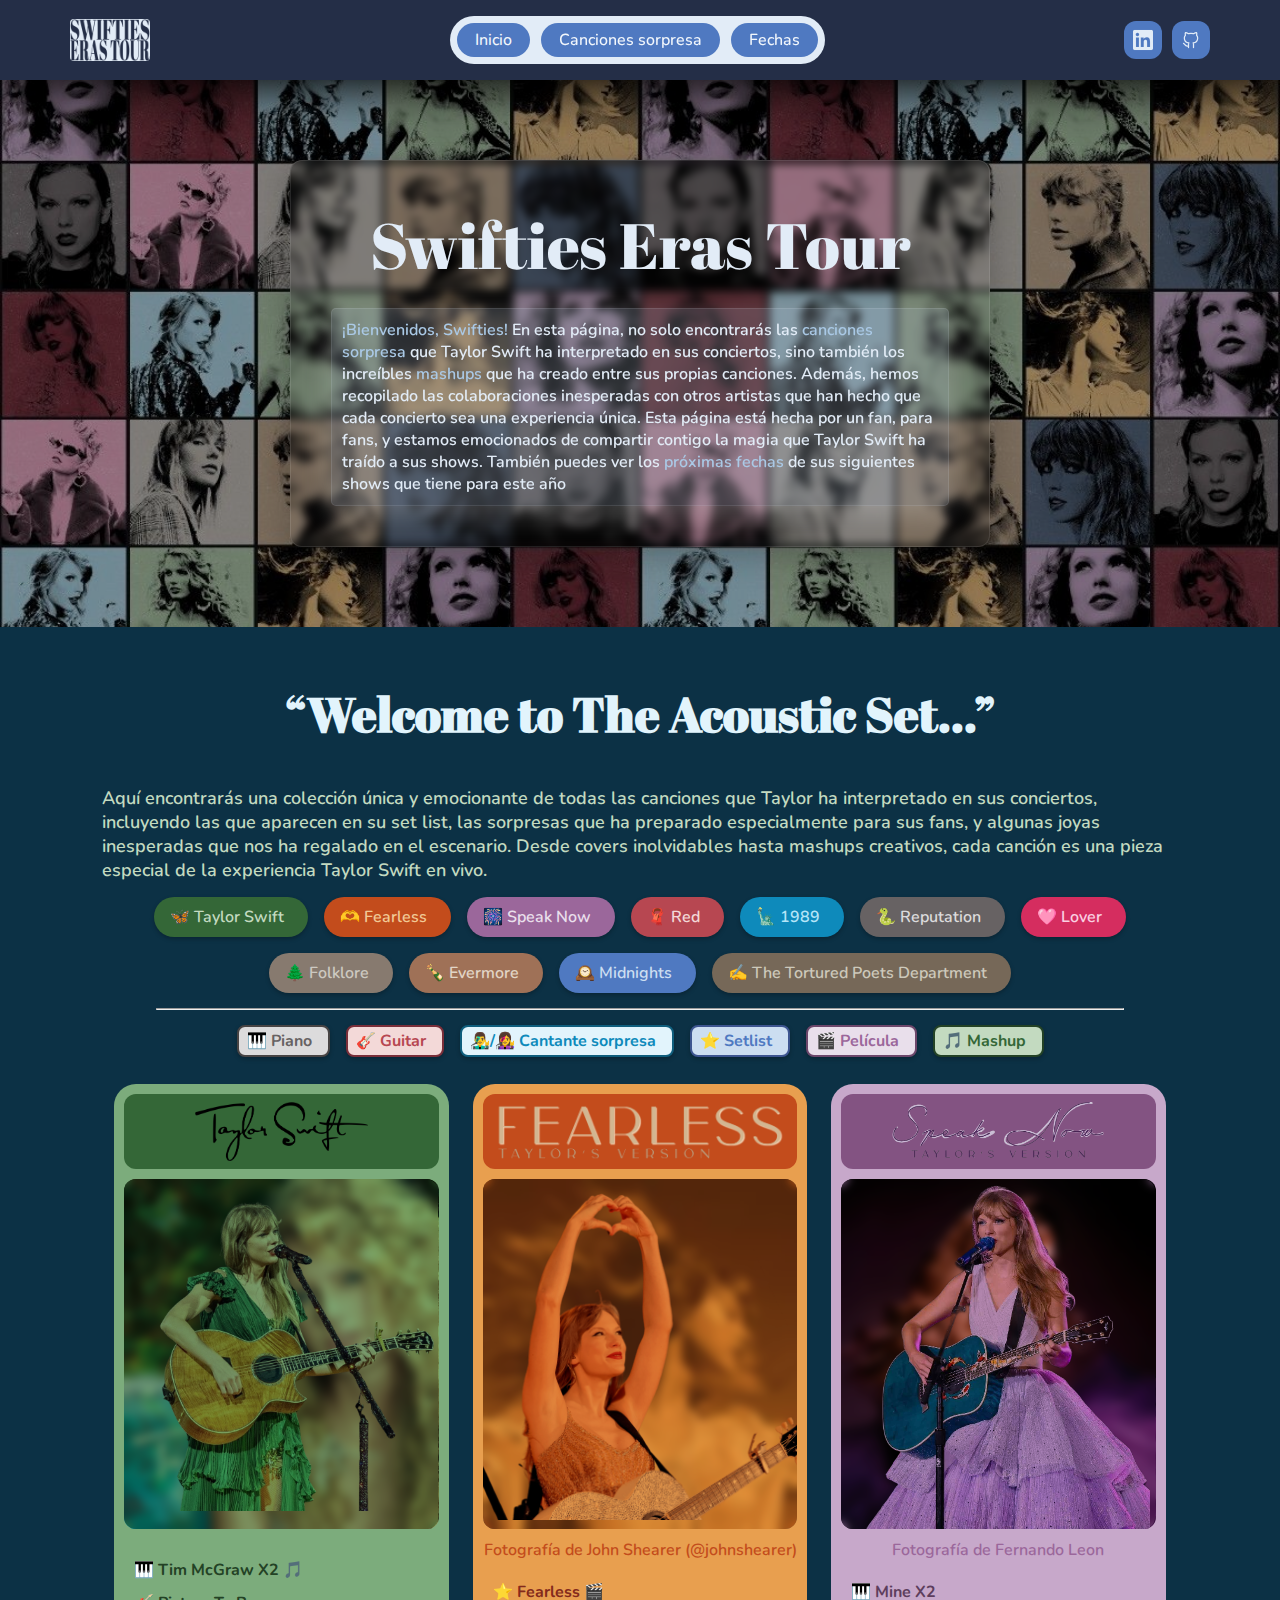
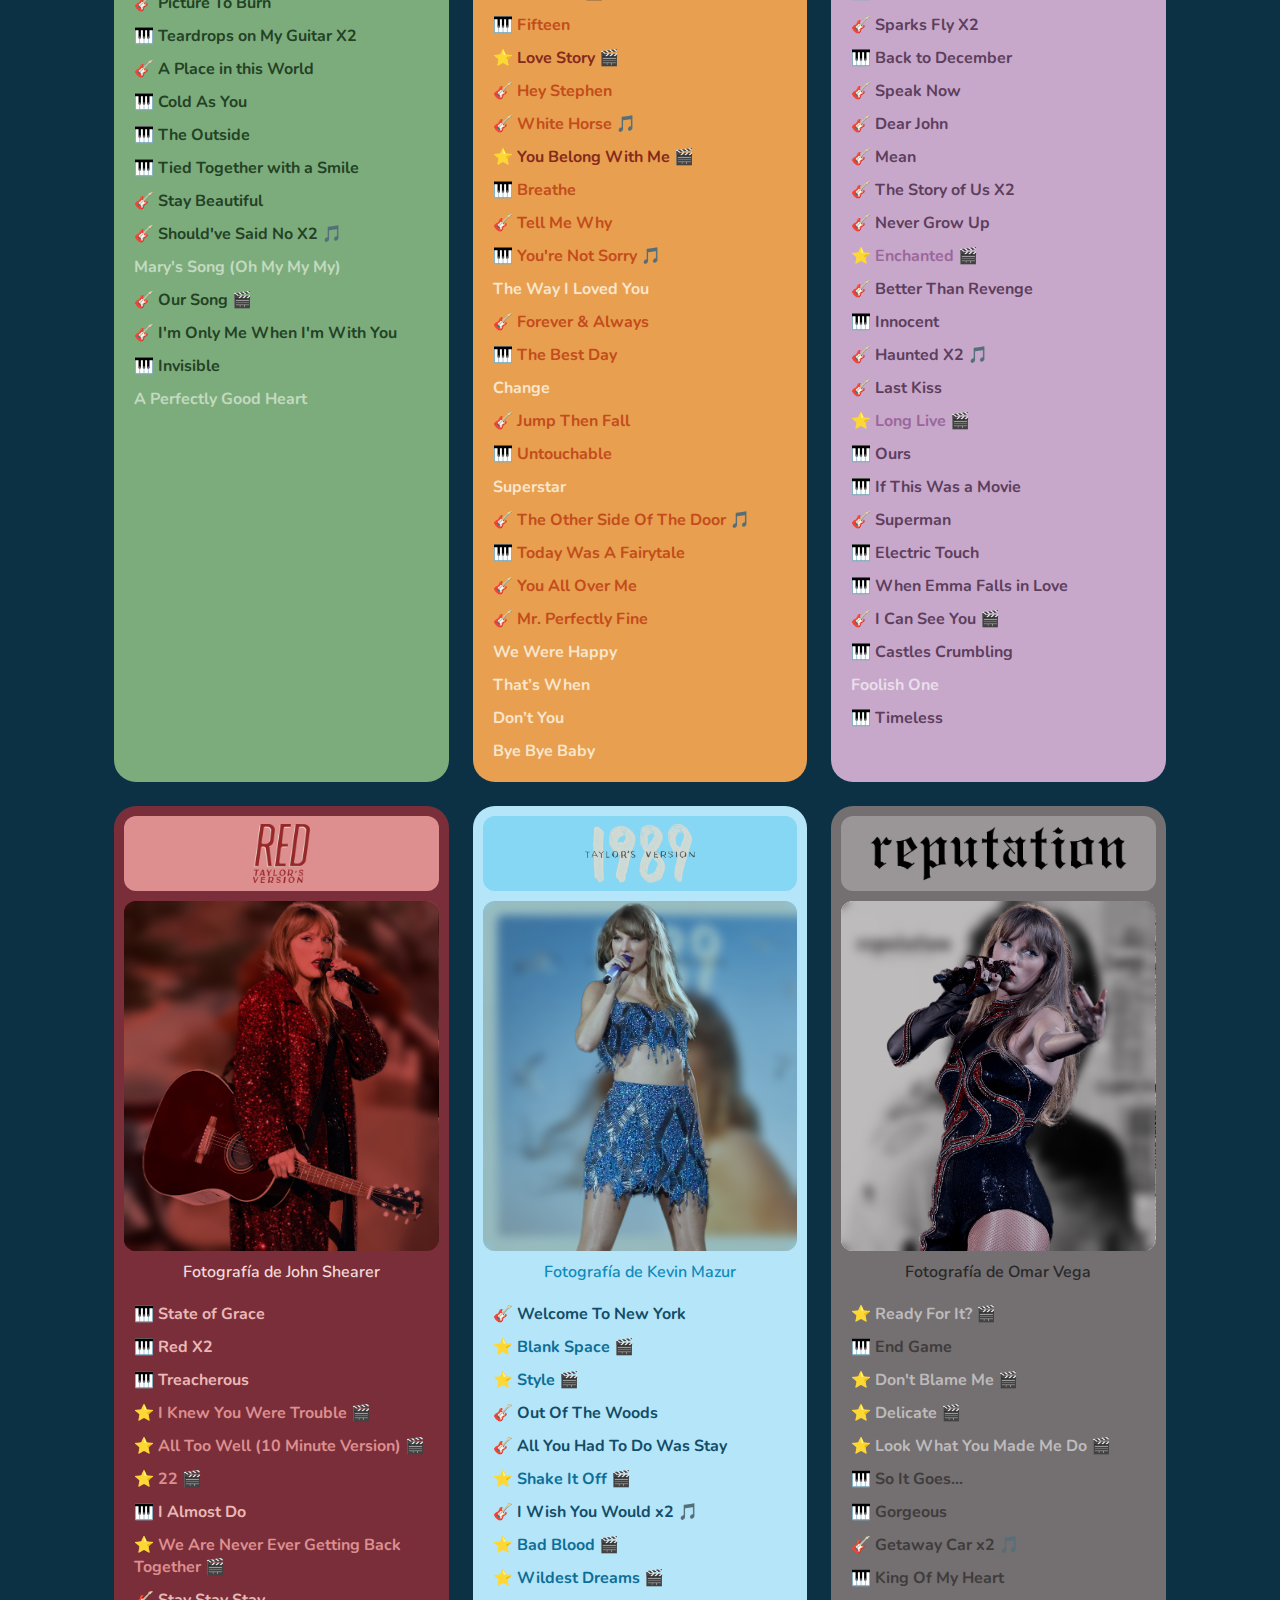
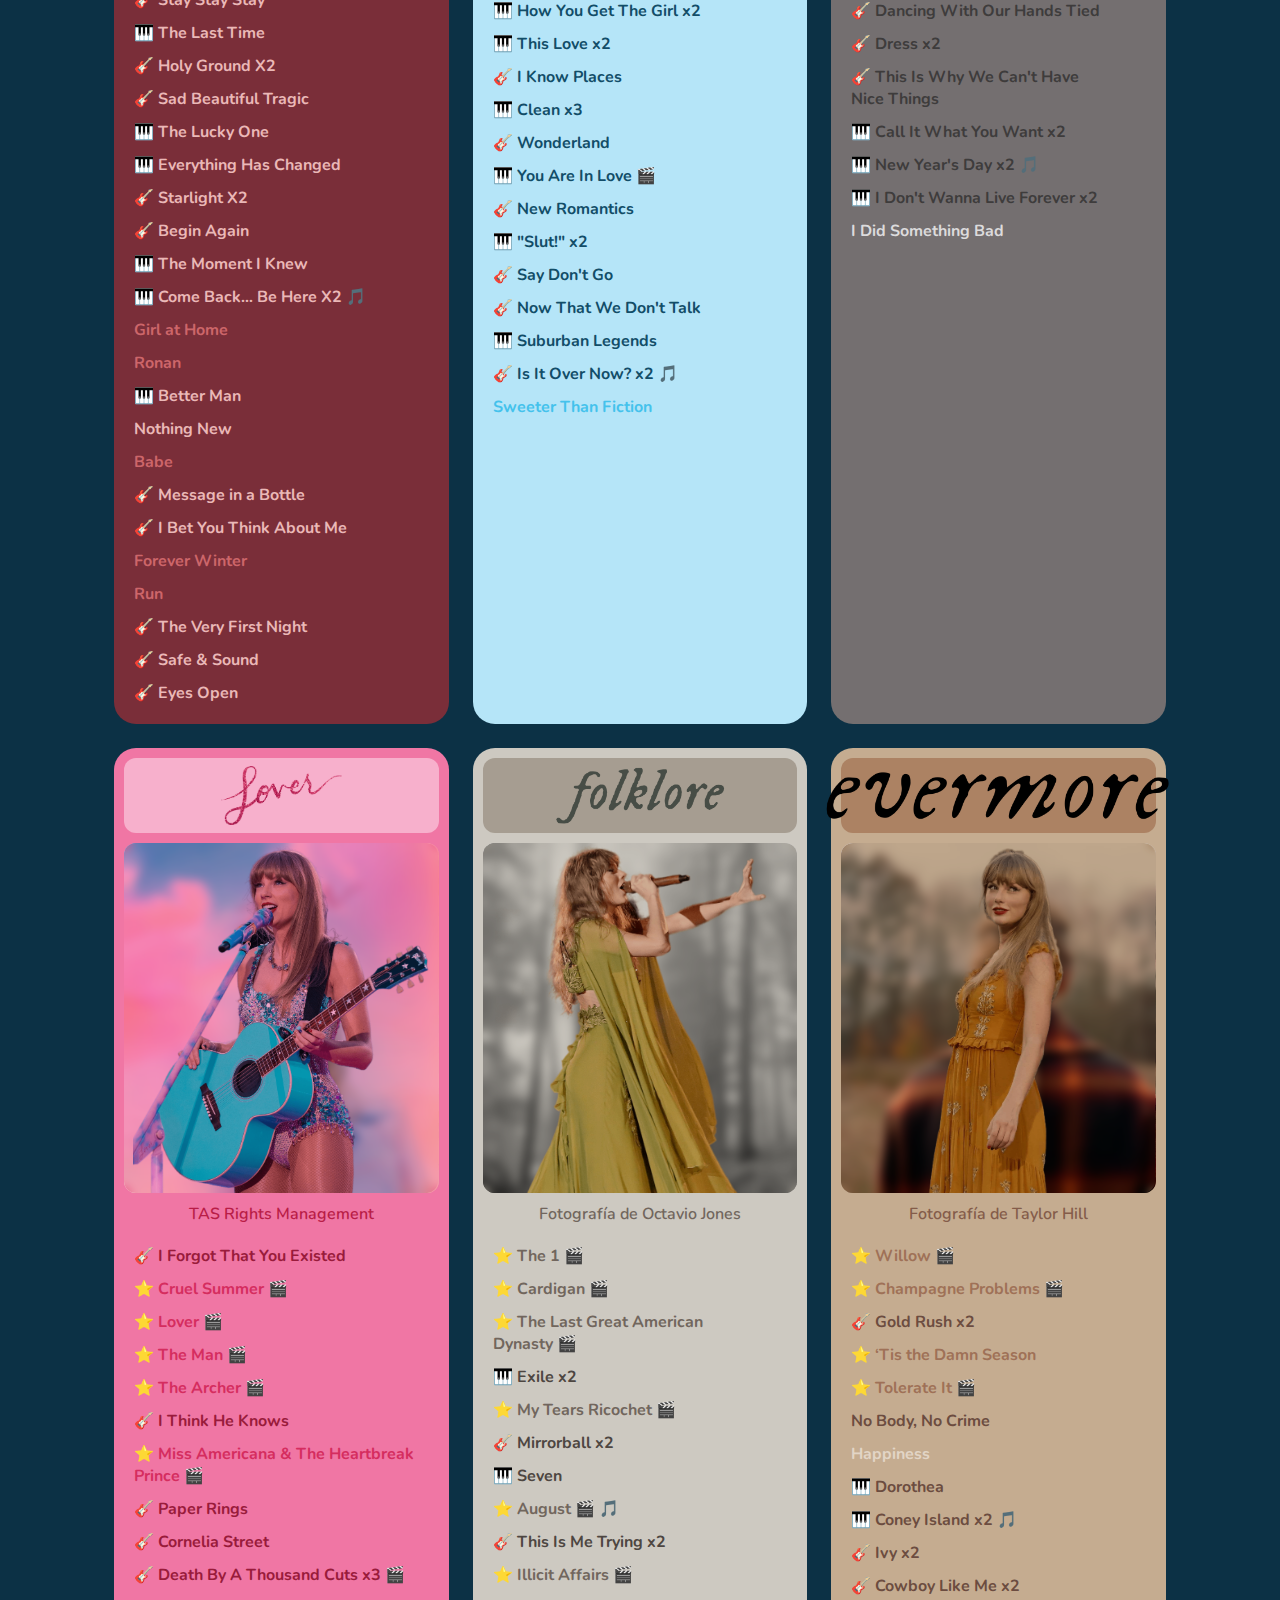
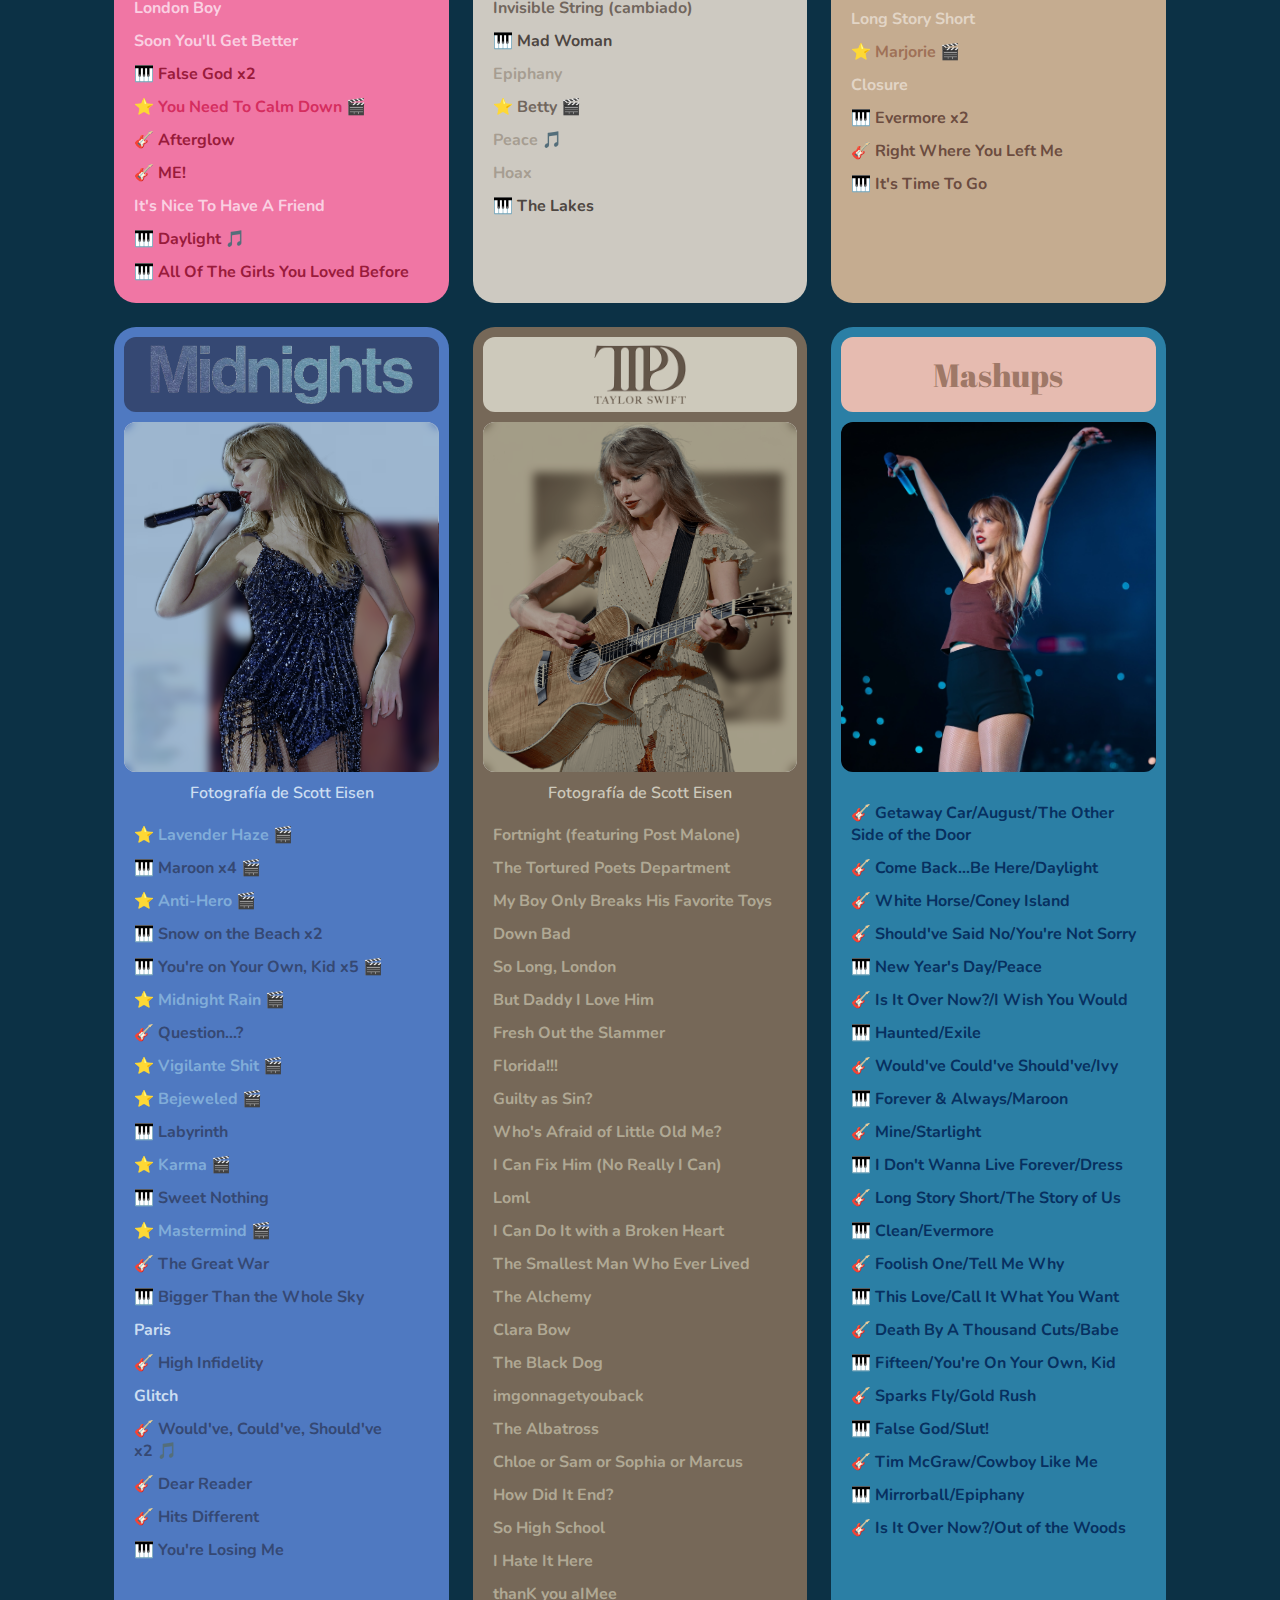
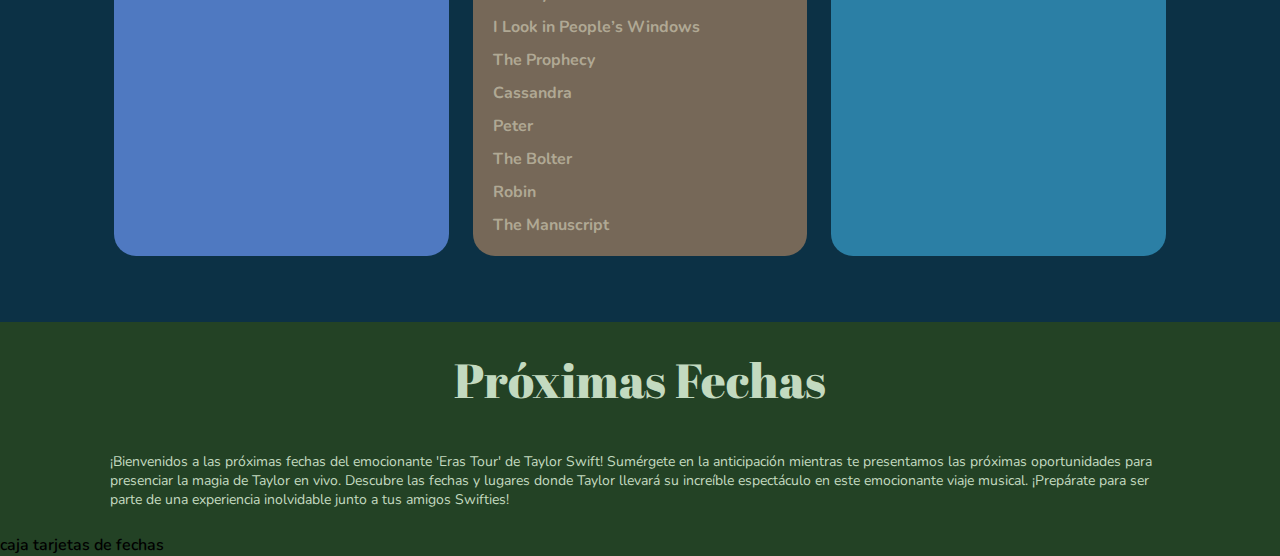
<file: index.html>
<!DOCTYPE html>
<html lang="es">
<head>
    <meta charset="UTF-8">

    <!-- ---- CSS ---- -->
    <!-- General -->
    <link rel="stylesheet" href="css/index.css">
    <!-- Header -->
    <link rel="stylesheet" href="css/header.css">
    <!-- Hero-Image -->
    <link rel="stylesheet" href="css/Hero-Imagen.css">
    <!-- Canciones-Sorpresas -->
    <link rel="stylesheet" href="css/CancionesSorpresas.css">
    
    
    <script src="components/componente1.js"></script>
    
    <title>Proyecto-Intento-1</title>
    
    <!-- Tipografías -->
        <link rel="preconnect" href="https://fonts.googleapis.com">
        <link rel="preconnect" href="https://fonts.gstatic.com" crossorigin>
        <link href="https://fonts.googleapis.com/css2?family=Nunito:ital,wght@0,200;0,300;0,400;0,500;0,600;0,700;0,800;0,900;0,1000;1,200;1,300;1,400;1,500;1,600;1,700;1,800;1,900;1,1000&display=swap" rel="stylesheet">
        <link rel="preconnect" href="https://fonts.googleapis.com">
        <link rel="preconnect" href="https://fonts.gstatic.com" crossorigin>
        <link href="https://fonts.googleapis.com/css2?family=Abril+Fatface&display=swap" rel="stylesheet">
        <link href="https://fonts.googleapis.com/css2?family=Libre+Bodoni:ital,wght@0,400..700;1,400..700&display=swap" rel="stylesheet">
</head>
<body>
    <!-- ---- Header ---- -->

    <header class="main-header">
        <!-- ----| Logo y Nombre |---- -->
        <div class="logo-container">
            <a href="index.html" class="logo-link">
                <img src="image/Logo-SwiftiesErasTour.png" alt="Logo" class="logo-image">
            </a>
        </div>
        <!-- ----| Nav |---- -->
        <nav class="main-nav">
            <ul class="nav-list">
                <li class="nav-item">
                    <a href="index.html" class="nav-link">Inicio</a>
                </li>
                <li class="nav-item">
                    <a href="#canciones sorpresa" class="nav-link" style="margin: 0px 11px;">Canciones sorpresa</a>
                </li>
                <li class="nav-item">
                    <a href="#fechas" class="nav-link">Fechas</a>
                </li>
            </ul>
        </nav>

        <!-- ----| Contactos |---- -->
        <div class="Contactos">
            <a href="#LinkedIn" class="btn-nav">
                <svg width="24" height="24" xmlns="http://www.w3.org/2000/svg" preserveAspectRatio="xMidYMid" viewBox="0 0 256 256">
                    <path d="M218.123 218.127h-37.931v-59.403c0-14.165-.253-32.4-19.728-32.4-19.756 0-22.779 15.434-22.779 31.369v60.43h-37.93V95.967h36.413v16.694h.51a39.907 39.907 0 0 1 35.928-19.733c38.445 0 45.533 25.288 45.533 58.186l-.016 67.013ZM56.955 79.27c-12.157.002-22.014-9.852-22.016-22.009-.002-12.157 9.851-22.014 22.008-22.016 12.157-.003 22.014 9.851 22.016 22.008A22.013 22.013 0 0 1 56.955 79.27m18.966 138.858H37.95V95.967h37.97v122.16ZM237.033.018H18.89C8.58-.098.125 8.161-.001 18.471v219.053c.122 10.315 8.576 18.582 18.89 18.474h218.144c10.336.128 18.823-8.139 18.966-18.474V18.454c-.147-10.33-8.635-18.588-18.966-18.453"/>
                </svg>

            </a>
            <a href="#GitHub" class="btn-nav" style="margin-left: 10px;">
                <svg xmlns="http://www.w3.org/2000/svg" class="icon icon-tabler icon-tabler-brand-github" width="24" height="24" viewBox="0 0 24 24" stroke-width="1.5" fill="none" stroke-linecap="round" stroke-linejoin="round"><path stroke="none" d="M0 0h24v24H0z" fill="none"/><path d="M9 19c-4.3 1.4 -4.3 -2.5 -6 -3m12 5v-3.5c0 -1 .1 -1.4 -.5 -2c2.8 -.3 5.5 -1.4 5.5 -6a4.6 4.6 0 0 0 -1.3 -3.2a4.2 4.2 0 0 0 -.1 -3.2s-1.1 -.3 -3.5 1.3a12.3 12.3 0 0 0 -6.2 0c-2.4 -1.6 -3.5 -1.3 -3.5 -1.3a4.2 4.2 0 0 0 -.1 3.2a4.6 4.6 0 0 0 -1.3 3.2c0 4.6 2.7 5.7 5.5 6c-.6 .6 -.6 1.2 -.5 2v3.5" /></svg>
            </a>
        </div>
    </header>

    <!-- ---- Hero Image ---- -->
    <section class="hero">
        <div class="hero-content">
            <!-- ---- Titulo del Hero Image ---- -->
            <header class="hero-header">
                <h2>Swifties Eras Tour </h2>
            </header>

            <!-- ---- Párrafo del Hero Image ---- -->
            <article class="hero-paragraph">
                <p>
                    <strong>¡Bienvenidos, Swifties!</strong> En esta página, no solo encontrarás las <strong>canciones sorpresa</strong>  que Taylor Swift ha interpretado en sus conciertos, sino también los increíbles <strong>mashups</strong>  que ha creado entre sus propias canciones. Además, hemos recopilado las colaboraciones inesperadas con otros artistas que han hecho que cada concierto sea una experiencia única. Esta página está hecha por un fan, para fans, y estamos emocionados de compartir contigo la magia que Taylor Swift ha traído a sus shows. También puedes ver los <strong>próximas fechas</strong> de sus siguientes shows que tiene para este año
                </p>
            </article>
        </div>
    </section>
    
<!-- ---- Canciones sorpresas ---- -->
    <section class="CancionesSorpresa" id="canciones sorpresa">

        <!-- Hero-Descripción -->
        <article class="Presentacion-Canciones">
            <!-- Descripción -->
            <header>
                <h2>
                    “Welcome to The Acoustic Set...”
                </h2>
            </header>
            <div class="descripción">
                <p>
                    Aquí encontrarás una colección única y emocionante de todas las canciones que Taylor ha interpretado en sus conciertos, incluyendo las que aparecen en su set list, las sorpresas que ha preparado especialmente para sus fans, y algunas joyas inesperadas que nos ha regalado en el escenario. Desde covers inolvidables hasta mashups creativos, cada canción es una pieza especial de la experiencia Taylor Swift en vivo.
                </p>
            </div>
            <!-- Botones de las Eras -->
            <div class="botones">
                <ul class="Eras-List">
                    <!-- Botones de cada Era -->
                    <li class="Era-Item" >
                        <a class="Era-Link"href="#era-taylor-swift" id="btn-TaylorSwift">
                            🦋 Taylor Swift
                        </a>
                    </li>
                    <li class="Era-Item" >
                        <a class="Era-Link"href="#era-fearless" id="btn-Fearless">
                            🫶 Fearless
                        </a>
                    </li>
                    <li class="Era-Item" >
                        <a class="Era-Link"href="#era-speak-now" id="btn-SpeakNow">
                            🎆 Speak Now
                        </a>
                    </li>
                    <li class="Era-Item" >
                        <a class="Era-Link"href="#era-red" id="btn-Red">
                            🧣 Red
                        </a>
                    </li>
                    <li class="Era-Item" >
                        <a class="Era-Link"href="#era-1989" id="btn-1989">
                            🗽 1989
                        </a>
                    </li>
                    <li class="Era-Item" >
                        <a class="Era-Link"href="#era-reputation" id="btn-Reputation">
                            🐍 Reputation
                        </a>
                    </li>
                    <li class="Era-Item" >
                        <a class="Era-Link"href="#era-lover" id="btn-Lover">
                            🩷 Lover
                        </a>
                    </li>
                    <li class="Era-Item" >
                        <a class="Era-Link"href="#era-folklore" id="btn-Folklore">
                            🌲 Folklore
                        </a>
                    </li>
                    <li class="Era-Item" >
                        <a class="Era-Link"href="#era-evermore" id="btn-Evermore">
                            🍾 Evermore
                        </a>
                    </li>
                    <li class="Era-Item" >
                        <a class="Era-Link"href="#era-midnights" id="btn-Midnights">
                            🕰️ Midnights
                        </a>
                    </li>
                    <li class="Era-Item" >
                        <a class="Era-Link"href="#era-TTPD" id="btn-TheTorturedPoetsDepartment">
                            ✍️ The Tortured Poets Department
                        </a>
                    </li>
                </ul>
            </div>
            <hr>
            <div class="Etiquetas">
                <ul class="etiqueta-lista">
                    <li class="etiqueta-item">
                        <a href="" id="btn-Piano" class="etiqueta-link">
                            🎹 Piano
                        </a>
                    </li>

                    <li class="etiqueta-item">
                        <a href="" id="btn-Guitarra" class="etiqueta-link">
                            🎸 Guitar
                        </a>
                    </li>

                    <li class="etiqueta-item">
                        <a href="" id="btn-CantanteSorpresa" class="etiqueta-link">
                            👨‍🎤/👩‍🎤 Cantante sorpresa
                        </a>
                    </li>

                    <li class="etiqueta-item">
                        <a href="" id="btn-SetList" class="etiqueta-link">
                            ⭐ Setlist
                        </a>
                    </li>
                    
                    <li class="etiqueta-item">
                        <a href="" id="btn-Película" class="etiqueta-link">
                            🎬 Película
                        </a>
                    </li>

                    <li class="etiqueta-item">
                        <a href="" id="btn-Mashup" class="etiqueta-link">
                            🎵 Mashup
                        </a>
                    </li>
                </ul>
            </div>
        </article>

        <!-- Tarjetas-Eras -->
        <article class="Eras">
            <!-- Tarjeta-Debut -->
            <div class="Tarjeta-Era" id="era-taylor-swift" >
                <header class="Tarjeta-header">
                    <img class="Tarjeta-Logo" src="image/Logos-Discos/01-Logo-Debut.png" alt="logo de Taylor Swift"/> <!-- Logo del Album -->
                </header>
                <article class="Tarjeta-Disco">               
                    <div class="Color-Multiplicar"></div> <!-- Color para multiplicar -->
                    <img class="Tarjeta-Portada" src="image/Fotos/01-TaylorSwift.png" alt="Taylor con vestido verde en el set acústico de las canciones sorpresas"/>
                </article>
                <p class="Tarjeta-Img-Descripcion"> </p>
                <!-- Canciones -->
                <article class="Tarjeta-TrackList">
                    <p class="TrackList-Cantado">🎹 Tim McGraw X2 🎵</p>
                    <p class="TrackList-Cantado">🎸 Picture To Burn </p>
                    <p class="TrackList-Cantado">🎹 Teardrops on My Guitar X2</p>
                    <p class="TrackList-Cantado">🎸 A Place in this World </p>
                    <p class="TrackList-Cantado">🎹 Cold As You </p>
                    <p class="TrackList-Cantado">🎹 The Outside </p>
                    <p class="TrackList-Cantado">🎹 Tied Together with a Smile </p>
                    <p class="TrackList-Cantado">🎸 Stay Beautiful </p>
                    <p class="TrackList-Cantado">🎸 Should've Said No X2 🎵</p>
                    <p class="TrackList-NoCantado">Mary's Song (Oh My My My) </p>
                    <p class="TrackList-Cantado">🎸 Our Song 🎬 </p>
                    <p class="TrackList-Cantado">🎸 I'm Only Me When I'm With You </p>
                    <p class="TrackList-Cantado">🎹 Invisible </p>
                    <p class="TrackList-NoCantado">A Perfectly Good Heart </p>
                </article>
            </div>
            
            <!-- Tarjeta-Fearless -->
            <div class="Tarjeta-Era" id="era-fearless" >
                <header class="Tarjeta-header">
                    <img class="Tarjeta-Logo" src="image/Logos-Discos/02-Logo-Fearless.png" alt="logo de Fearless (Taylor's Version)"/>
                </header>
                <article class="Tarjeta-Disco">
                    <div class="Color-Multiplicar"></div> <!-- Color para multiplicar -->
                    <img class="Tarjeta-Portada" src="image/Fotos/02-Fearless.png" alt="Taylor en la era fearless"/>
                </article>
                <p class="Tarjeta-Img-Descripcion"> Fotografía de John Shearer (@johnshearer)</p>
                <article class="Tarjeta-TrackList">
                        <p class="TrackList-SetList" title="Descripción del texto">⭐ Fearless 🎬</p>
                        <p class="TrackList-Cantado">🎹 Fifteen </p>
                        <p class="TrackList-SetList">⭐ Love Story 🎬</p>
                        <p class="TrackList-Cantado">🎸 Hey Stephen </p>
                        <p class="TrackList-Cantado">🎸 White Horse 🎵 </p>
                        <p class="TrackList-SetList">⭐ You Belong With Me 🎬</p>
                        <p class="TrackList-Cantado">🎹 Breathe</p>
                        <p class="TrackList-Cantado">🎸 Tell Me Why </p>
                        <p class="TrackList-Cantado">🎹 You're Not Sorry 🎵</p>
                        <p class="TrackList-NoCantado">The Way I Loved You </p>
                        <p class="TrackList-Cantado">🎸 Forever & Always </p>
                        <p class="TrackList-Cantado">🎹 The Best Day </p>
                        <p class="TrackList-NoCantado">Change </p>
                        <p class="TrackList-Cantado">🎸 Jump Then Fall </p>
                        <p class="TrackList-Cantado">🎹 Untouchable </p>
                        <p class="TrackList-NoCantado">Superstar </p>
                        <p class="TrackList-Cantado">🎸 The Other Side Of The Door 🎵</p>
                        <p class="TrackList-Cantado">🎹 Today Was A Fairytale </p>
                        <p class="TrackList-Cantado">🎸 You All Over Me</p>
                        <p class="TrackList-Cantado">🎸 Mr. Perfectly Fine</p>
                        <p class="TrackList-NoCantado">We Were Happy  </p>
                        <p class="TrackList-NoCantado">That’s When</p>
                        <p class="TrackList-NoCantado">Don’t You  </p>
                        <p class="TrackList-NoCantado">Bye Bye Baby  </p>
                </article>
            </div>  
            
            <!-- Tarjeta Speak Now -->
            <div class="Tarjeta-Era" id="era-speak-now" >
                <header class="Tarjeta-header">
                    <img class="Tarjeta-Logo" src="image/Logos-Discos/03-Logo-SpeakNow.png" alt="logo de Speak Now (Taylor's Version)"/>
                </header>
                <article class="Tarjeta-Disco">
                    <div class="Color-Multiplicar"></div> <!-- Color para multiplicar -->
                    <img class="Tarjeta-Portada" src="image/Fotos/03-SpeakNow.png" alt="Taylor en la era Speak Now"/>
                </article>
                <p class="Tarjeta-Img-Descripcion"> Fotografía de Fernando Leon</p>
                <article class="Tarjeta-TrackList">
                    <p class="TrackList-Cantado">🎹 Mine X2</p>
                    <p class="TrackList-Cantado">🎸 Sparks Fly X2</p>
                    <p class="TrackList-Cantado">🎹 Back to December</p>
                    <p class="TrackList-Cantado">🎸 Speak Now</p>
                    <p class="TrackList-Cantado">🎸 Dear John</p>
                    <p class="TrackList-Cantado">🎸 Mean</p>
                    <p class="TrackList-Cantado">🎸 The Story of Us X2</p>
                    <p class="TrackList-Cantado">🎸 Never Grow Up</p>
                    <p class="TrackList-SetList">⭐ Enchanted 🎬</p>
                    <p class="TrackList-Cantado">🎸 Better Than Revenge</p>
                    <p class="TrackList-Cantado">🎹 Innocent</p>
                    <p class="TrackList-Cantado">🎸 Haunted X2 🎵</p>
                    <p class="TrackList-Cantado">🎸 Last Kiss</p>
                    <p class="TrackList-SetList">⭐ Long Live 🎬</p>
                    <p class="TrackList-Cantado">🎹 Ours</p>
                    <p class="TrackList-Cantado">🎹 If This Was a Movie</p>
                    <p class="TrackList-Cantado">🎸 Superman</p>
                    <p class="TrackList-Cantado">🎹 Electric Touch</p>
                    <p class="TrackList-Cantado">🎹 When Emma Falls in Love</p>
                    <p class="TrackList-Cantado">🎸 I Can See You 🎬</p>
                    <p class="TrackList-Cantado">🎹 Castles Crumbling</p>
                    <p class="TrackList-NoCantado">Foolish One</p>
                    <p class="TrackList-Cantado">🎹 Timeless</p>
                </article>
            </div>
            
            <!-- Tarjeta Red -->
            <div class="Tarjeta-Era" id="era-red" >
                <header class="Tarjeta-header">
                    <img class="Tarjeta-Logo" src="image/Logos-Discos/04-Logo-Red.png" alt="logo de Red (Taylor's Version)"/>
                </header>
                <article class="Tarjeta-Disco">
                    <div class="Color-Multiplicar"></div> <!-- Color para multiplicar -->
                    <img class="Tarjeta-Portada" src="image/Fotos/04-Red.png" alt="Taylor en la era Red"/>
                </article>
                <p class="Tarjeta-Img-Descripcion"> Fotografía de John Shearer</p>
                <article class="Tarjeta-TrackList">
                    <p class="TrackList-Cantado">🎹 State of Grace</p>
                    <p class="TrackList-Cantado">🎹 Red X2</p>
                    <p class="TrackList-Cantado">🎹 Treacherous</p>
                    <p class="TrackList-SetList">⭐ I Knew You Were Trouble 🎬</p>
                    <p class="TrackList-SetList">⭐ All Too Well (10 Minute Version) 🎬</p>
                    <p class="TrackList-SetList">⭐ 22 🎬</p>
                    <p class="TrackList-Cantado">🎹 I Almost Do</p>
                    <p class="TrackList-SetList">⭐ We Are Never Ever Getting Back Together 🎬</p>
                    <p class="TrackList-Cantado">🎸 Stay Stay Stay</p>
                    <p class="TrackList-Cantado">🎹 The Last Time</p>
                    <p class="TrackList-Cantado">🎸 Holy Ground X2</p>
                    <p class="TrackList-Cantado">🎸 Sad Beautiful Tragic</p>
                    <p class="TrackList-Cantado">🎹 The Lucky One</p>
                    <p class="TrackList-Cantado">🎹 Everything Has Changed</p>
                    <p class="TrackList-Cantado">🎸 Starlight X2</p>
                    <p class="TrackList-Cantado">🎸 Begin Again</p>
                    <p class="TrackList-Cantado">🎹 The Moment I Knew</p>
                    <p class="TrackList-Cantado">🎹 Come Back… Be Here X2 🎵</p>
                    <p class="TrackList-NoCantado">Girl at Home</p>
                    <p class="TrackList-NoCantado">Ronan</p>
                    <p class="TrackList-Cantado">🎹 Better Man</p>
                    <p class="TrackList-Cantado">Nothing New</p>
                    <p class="TrackList-NoCantado">Babe</p>
                    <p class="TrackList-Cantado">🎸 Message in a Bottle</p>
                    <p class="TrackList-Cantado">🎸 I Bet You Think About Me</p>
                    <p class="TrackList-NoCantado">Forever Winter</p>
                    <p class="TrackList-NoCantado">Run</p>
                    <p class="TrackList-Cantado">🎸 The Very First Night</p>
                    <p class="TrackList-Cantado">🎸 Safe & Sound</p>
                    <p class="TrackList-Cantado">🎸 Eyes Open</p>
                </article>
            </div>
            
            <!-- Tarjeta 1989 -->
            <div class="Tarjeta-Era" id="era-1989" >
                <header class="Tarjeta-header">
                    <img class="Tarjeta-Logo" src="image/Logos-Discos/05-Logo-1989.png" alt="logo de 1989 (Taylor's Version)"/>
                </header>
                <article class="Tarjeta-Disco">
                    <div class="Color-Multiplicar"></div> <!-- Color para multiplicar -->
                    <img class="Tarjeta-Portada" src="image/Fotos/05-1989.png" alt="Taylor en la era 1989"/>
                </article>
                <p class="Tarjeta-Img-Descripcion"> Fotografía de Kevin Mazur</p>
                <article class="Tarjeta-TrackList">
                    <p class="TrackList-Cantado">🎸 Welcome To New York</p>
                    <p class="TrackList-SetList">⭐ Blank Space 🎬</p>
                    <p class="TrackList-SetList">⭐ Style 🎬</p>
                    <p class="TrackList-Cantado">🎸 Out Of The Woods</p>
                    <p class="TrackList-Cantado">🎸 All You Had To Do Was Stay</p>
                    <p class="TrackList-SetList">⭐ Shake It Off 🎬</p>
                    <p class="TrackList-Cantado">🎸 I Wish You Would x2 🎵</p>
                    <p class="TrackList-SetList">⭐ Bad Blood 🎬</p>
                    <p class="TrackList-SetList">⭐ Wildest Dreams 🎬</p>
                    <p class="TrackList-Cantado">🎹 How You Get The Girl x2</p>
                    <p class="TrackList-Cantado">🎹 This Love x2</p>
                    <p class="TrackList-Cantado">🎸 I Know Places</p>
                    <p class="TrackList-Cantado">🎹 Clean x3</p>
                    <p class="TrackList-Cantado">🎸 Wonderland</p>
                    <p class="TrackList-Cantado">🎹 You Are In Love 🎬</p>
                    <p class="TrackList-Cantado">🎸 New Romantics</p>
                    <p class="TrackList-Cantado">🎹 "Slut!" x2</p>
                    <p class="TrackList-Cantado">🎸 Say Don't Go</p>
                    <p class="TrackList-Cantado">🎸 Now That We Don't Talk</p>
                    <p class="TrackList-Cantado">🎹 Suburban Legends</p>
                    <p class="TrackList-Cantado">🎸 Is It Over Now? x2 🎵</p>
                    <p class="TrackList-NoCantado">Sweeter Than Fiction</p>
                </article>
            </div>
            
            <!-- Tarjeta Reputation -->
            <div class="Tarjeta-Era" id="era-reputation" >
                <header class="Tarjeta-header">
                    <img class="Tarjeta-Logo" src="image/Logos-Discos/06-Logo-Reputation.png" alt="logo de Reputation"/>
                </header>
                <article class="Tarjeta-Disco">
                    <div class="Color-Multiplicar"></div> <!-- Color para multiplicar -->
                    <img class="Tarjeta-Portada" src="image/Fotos/06-Reputation.png" alt="Taylor en la era Reputation"/>
                </article>
                <p class="Tarjeta-Img-Descripcion"> Fotografía de Omar Vega</p>
                <article class="Tarjeta-TrackList">
                    <p class="TrackList-SetList">⭐ Ready For It? 🎬</p>
                    <p class="TrackList-Cantado">🎹 End Game</p>
                    <p class="TrackList-SetList">⭐ Don't Blame Me 🎬</p>
                    <p class="TrackList-SetList">⭐ Delicate 🎬</p>
                    <p class="TrackList-SetList">⭐ Look What You Made Me Do 🎬</p>
                    <p class="TrackList-Cantado">🎹 So It Goes...</p>
                    <p class="TrackList-Cantado">🎹 Gorgeous</p>
                    <p class="TrackList-Cantado">🎸 Getaway Car x2 🎵</p>
                    <p class="TrackList-Cantado">🎹 King Of My Heart</p>
                    <p class="TrackList-Cantado">🎸 Dancing With Our Hands Tied</p>
                    <p class="TrackList-Cantado">🎸 Dress x2</p>
                    <p class="TrackList-Cantado">🎸 This Is Why We Can't Have Nice Things</p>
                    <p class="TrackList-Cantado">🎹 Call It What You Want x2</p>
                    <p class="TrackList-Cantado">🎹 New Year's Day x2 🎵</p>
                    <p class="TrackList-Cantado">🎹 I Don't Wanna Live Forever x2</p>
                    <p class="TrackList-NoCantado">I Did Something Bad</p>
                    
                </article>
            </div>
            
            <!-- Tarjeta Lover -->
            <div class="Tarjeta-Era" id="era-lover" >
                <header class="Tarjeta-header">
                    <img class="Tarjeta-Logo" src="image/Logos-Discos/07-Logo-Lover.png" alt="logo de Lover"/>
                </header>
                <article class="Tarjeta-Disco">
                    <div class="Color-Multiplicar"></div>
                    <img class="Tarjeta-Portada" src="image/Fotos/07-Lover.png" alt="Taylor en la era Lover"/>
                </article>
                <p class="Tarjeta-Img-Descripcion"> TAS Rights Management </p>
                <article class="Tarjeta-TrackList">
                    <p class="TrackList-Cantado">🎸 I Forgot That You Existed</p>
                    <p class="TrackList-SetList">⭐ Cruel Summer 🎬</p>
                    <p class="TrackList-SetList">⭐ Lover 🎬</p>
                    <p class="TrackList-SetList">⭐ The Man 🎬</p>
                    <p class="TrackList-SetList">⭐ The Archer 🎬</p>
                    <p class="TrackList-Cantado">🎸 I Think He Knows</p>
                    <p class="TrackList-SetList">⭐ Miss Americana & The Heartbreak Prince 🎬</p>
                    <p class="TrackList-Cantado">🎸 Paper Rings</p>
                    <p class="TrackList-Cantado">🎸 Cornelia Street</p>
                    <p class="TrackList-Cantado">🎸 Death By A Thousand Cuts x3 🎬</p>
                    <p class="TrackList-NoCantado">London Boy</p>
                    <p class="TrackList-NoCantado">Soon You'll Get Better</p>
                    <p class="TrackList-Cantado">🎹 False God x2</p>
                    <p class="TrackList-SetList">⭐ You Need To Calm Down 🎬</p>
                    <p class="TrackList-Cantado">🎸 Afterglow</p>
                    <p class="TrackList-Cantado">🎸 ME!</p>
                    <p class="TrackList-NoCantado">It's Nice To Have A Friend</p>
                    <p class="TrackList-Cantado">🎹 Daylight 🎵</p>
                    <p class="TrackList-Cantado">🎹 All Of The Girls You Loved Before</p>
                </article>
            </div>
            
            <!-- Tarjeta Folklore -->
            <div class="Tarjeta-Era" id="era-folklore" >
                <header class="Tarjeta-header">
                    <img class="Tarjeta-Logo" src="image/Logos-Discos/08-Logo-Folklore.png" alt="logo de Folklore"/>
                </header>
                <article class="Tarjeta-Disco">
                    <div class="Color-Multiplicar"></div>
                    <img class="Tarjeta-Portada" src="image/Fotos/08-Folklore.png" alt="Taylor en la era Folklore"/>
                </article>
                <p class="Tarjeta-Img-Descripcion">Fotografía de Octavio Jones</p>
                <article class="Tarjeta-TrackList">
                    <p class="TrackList-SetList">⭐ The 1 🎬</p>
                    <p class="TrackList-SetList">⭐ Cardigan 🎬</p>
                    <p class="TrackList-SetList">⭐ The Last Great American Dynasty 🎬</p>
                    <p class="TrackList-Cantado">🎹 Exile x2</p>
                    <p class="TrackList-SetList">⭐ My Tears Ricochet 🎬</p>
                    <p class="TrackList-Cantado">🎸 Mirrorball x2</p>
                    <p class="TrackList-Cantado">🎹 Seven</p>
                    <p class="TrackList-SetList">⭐ August 🎬 🎵</p>
                    <p class="TrackList-Cantado">🎸 This Is Me Trying x2</p>
                    <p class="TrackList-SetList">⭐ Illicit Affairs 🎬</p>
                    <p class="TrackList-SetList">Invisible String (cambiado)</p>
                    <p class="TrackList-Cantado">🎹 Mad Woman</p>
                    <p class="TrackList-NoCantado">Epiphany</p>
                    <p class="TrackList-SetList">⭐ Betty 🎬</p>
                    <p class="TrackList-NoCantado">Peace 🎵</p>
                    <p class="TrackList-NoCantado">Hoax</p>
                    <p class="TrackList-Cantado">🎹 The Lakes</p>
                </article>
            </div>
            
            <!-- Tarjeta Evermore -->
            <div class="Tarjeta-Era" id="era-evermore" >
                <header class="Tarjeta-header">
                    <img class="Tarjeta-Logo" src="image/Logos-Discos/09-Logo-Evermore.png" alt="logo de Evermore"/>
                </header>
                <article class="Tarjeta-Disco">
                    <div class="Color-Multiplicar"></div>
                    <img class="Tarjeta-Portada" src="image/Fotos/09-Evermore.png" alt="Taylor en la era Evermore"/>
                </article>
                <p class="Tarjeta-Img-Descripcion"> Fotografía de Taylor Hill</p>
                <article class="Tarjeta-TrackList">
                    <p class="TrackList-SetList">⭐ Willow 🎬</p>
                    <p class="TrackList-SetList">⭐ Champagne Problems 🎬</p>
                    <p class="TrackList-Cantado">🎸 Gold Rush x2</p>
                    <p class="TrackList-SetList">⭐ ‘Tis the Damn Season</p>
                    <p class="TrackList-SetList">⭐ Tolerate It 🎬</p>
                    <p class="TrackList-Cantado">No Body, No Crime</p>
                    <p class="TrackList-NoCantado">Happiness</p>
                    <p class="TrackList-Cantado">🎹 Dorothea</p>
                    <p class="TrackList-Cantado">🎹 Coney Island x2 🎵</p>
                    <p class="TrackList-Cantado">🎸 Ivy x2</p>
                    <p class="TrackList-Cantado">🎸 Cowboy Like Me x2</p>
                    <p class="TrackList-NoCantado">Long Story Short</p>
                    <p class="TrackList-SetList">⭐ Marjorie 🎬</p>
                    <p class="TrackList-NoCantado">Closure</p>
                    <p class="TrackList-Cantado">🎹 Evermore x2</p>
                    <p class="TrackList-Cantado">🎸 Right Where You Left Me</p>
                    <p class="TrackList-Cantado">🎹 It's Time To Go</p>
                </article>
            </div>
            
            <!-- Tarjeta Midnights -->
            <div class="Tarjeta-Era" id="era-midnights" >
                <header class="Tarjeta-header">
                    <img class="Tarjeta-Logo" src="image/Logos-Discos/10-Logo-Midnights.png" alt="logo de Midnights"/>
                </header>
                <article class="Tarjeta-Disco">
                    <div class="Color-Multiplicar"></div>
                    <img class="Tarjeta-Portada" src="image/Fotos/10-Midnights.png" alt="Taylor en la era Midnights"/>
                </article>
                <p class="Tarjeta-Img-Descripcion"> Fotografía de Scott Eisen</p>
                <article class="Tarjeta-TrackList">
                    <p class="TrackList-SetList">⭐ Lavender Haze 🎬</p>
                    <p class="TrackList-Cantado">🎹 Maroon x4 🎬</p>
                    <p class="TrackList-SetList">⭐ Anti-Hero 🎬</p>
                    <p class="TrackList-Cantado">🎹 Snow on the Beach x2</p>
                    <p class="TrackList-Cantado">🎹 You're on Your Own, Kid x5 🎬</p>
                    <p class="TrackList-SetList">⭐ Midnight Rain 🎬</p>
                    <p class="TrackList-Cantado">🎸 Question...?</p>
                    <p class="TrackList-SetList">⭐ Vigilante Shit 🎬</p>
                    <p class="TrackList-SetList">⭐ Bejeweled 🎬</p>
                    <p class="TrackList-Cantado">🎹 Labyrinth</p>
                    <p class="TrackList-SetList">⭐ Karma 🎬</p>
                    <p class="TrackList-Cantado">🎹 Sweet Nothing</p>
                    <p class="TrackList-SetList">⭐ Mastermind 🎬</p>
                    <p class="TrackList-Cantado">🎸 The Great War</p>
                    <p class="TrackList-Cantado">🎹 Bigger Than the Whole Sky</p>
                    <p class="TrackList-NoCantado">Paris</p>
                    <p class="TrackList-Cantado">🎸 High Infidelity</p>
                    <p class="TrackList-NoCantado">Glitch</p>
                    <p class="TrackList-Cantado">🎸 Would've, Could've, Should've x2 🎵</p>
                    <p class="TrackList-Cantado">🎸 Dear Reader</p>
                    <p class="TrackList-Cantado">🎸 Hits Different</p>
                    <p class="TrackList-Cantado">🎹 You're Losing Me</p>
                    
                    
                    
                </article>
            </div>
            
            <!-- Tarjeta TTPD -->
            <div class="Tarjeta-Era" id="era-TTPD" >
                <header class="Tarjeta-header">
                    <img class="Tarjeta-Logo" src="image/Logos-Discos/11-Logo-TTPD.png" alt="logo de The Tortured Poets Department"/>
                </header>
                <article class="Tarjeta-Disco">
                    <div class="Color-Multiplicar"></div>
                    <img class="Tarjeta-Portada" src="image/Fotos/11-TTPD.V3.png" alt="Taylor con vestido blanco en el set acústico de las canciones sorpresas"/>
                </article>
                <p class="Tarjeta-Img-Descripcion"> Fotografía de Scott Eisen</p>
                <article class="Tarjeta-TrackList">
                    <p class="TrackList-NoCantado">Fortnight (featuring Post Malone)</p>
                    <p class="TrackList-NoCantado">The Tortured Poets Department</p>
                    <p class="TrackList-NoCantado">My Boy Only Breaks His Favorite Toys</p>
                    <p class="TrackList-NoCantado">Down Bad</p>
                    <p class="TrackList-NoCantado">So Long, London</p>
                    <p class="TrackList-NoCantado">But Daddy I Love Him</p>
                    <p class="TrackList-NoCantado">Fresh Out the Slammer</p>
                    <p class="TrackList-NoCantado">Florida!!!</p>
                    <p class="TrackList-NoCantado">Guilty as Sin?</p>
                    <p class="TrackList-NoCantado">Who's Afraid of Little Old Me?</p>
                    <p class="TrackList-NoCantado">I Can Fix Him (No Really I Can)</p>
                    <p class="TrackList-NoCantado">Loml</p>
                    <p class="TrackList-NoCantado">I Can Do It with a Broken Heart</p>
                    <p class="TrackList-NoCantado">The Smallest Man Who Ever Lived</p>
                    <p class="TrackList-NoCantado">The Alchemy</p>
                    <p class="TrackList-NoCantado">Clara Bow</p>
                    <p class="TrackList-NoCantado">The Black Dog</p>
                    <p class="TrackList-NoCantado">imgonnagetyouback</p>
                    <p class="TrackList-NoCantado">The Albatross</p>
                    <p class="TrackList-NoCantado">Chloe or Sam or Sophia or Marcus</p>
                    <p class="TrackList-NoCantado">How Did It End?</p>
                    <p class="TrackList-NoCantado">So High School</p>
                    <p class="TrackList-NoCantado">I Hate It Here</p>
                    <p class="TrackList-NoCantado">thanK you aIMee</p>
                    <p class="TrackList-NoCantado">I Look in People’s Windows</p>
                    <p class="TrackList-NoCantado">The Prophecy</p>
                    <p class="TrackList-NoCantado">Cassandra</p>
                    <p class="TrackList-NoCantado">Peter</p>
                    <p class="TrackList-NoCantado">The Bolter</p>
                    <p class="TrackList-NoCantado">Robin</p>
                    <p class="TrackList-NoCantado">The Manuscript</p>
                </article>
            <!-- Mashups -->
            </div>
            
            <!-- Tarjeta  -->
            <div class="Tarjeta-Era" id="mashups" >
                <header class="Tarjeta-header">
                    <p class="Tarjeta-Titulo">Mashups</p>
                </header>
                <article class="Tarjeta-Disco">
                    <!-- <div class="Color-Multiplicar"></div> -->
                    <img class="Tarjeta-Portada" src="image/Fotos/99-Mashup.png" alt="Taylor en un ensayo de The Eras Tour"/>
                </article>
                <p class="Tarjeta-Img-Descripcion"></p>
                <article class="Tarjeta-TrackList">
                    <p class="TrackList-Cantado">🎸 Getaway Car/August/The Other Side of the Door</p>
                    <p class="TrackList-Cantado">🎸 Come Back...Be Here/Daylight</p>
                    <p class="TrackList-Cantado">🎸 White Horse/Coney Island</p>
                    <p class="TrackList-Cantado">🎸 Should've Said No/You're Not Sorry</p>
                    <p class="TrackList-Cantado">🎹 New Year's Day/Peace</p>
                    <p class="TrackList-Cantado">🎸 Is It Over Now?/I Wish You Would</p>
                    <p class="TrackList-Cantado">🎹 Haunted/Exile</p>
                    <p class="TrackList-Cantado">🎸 Would've Could've Should've/Ivy</p>
                    <p class="TrackList-Cantado">🎹 Forever & Always/Maroon</p>
                    <p class="TrackList-Cantado">🎸 Mine/Starlight</p>
                    <p class="TrackList-Cantado">🎹 I Don't Wanna Live Forever/Dress</p>
                    <p class="TrackList-Cantado">🎸 Long Story Short/The Story of Us</p>
                    <p class="TrackList-Cantado">🎹 Clean/Evermore</p>
                    <p class="TrackList-Cantado">🎸 Foolish One/Tell Me Why</p>
                    <p class="TrackList-Cantado">🎹 This Love/Call It What You Want</p>
                    <p class="TrackList-Cantado">🎸 Death By A Thousand Cuts/Babe</p>
                    <p class="TrackList-Cantado">🎹 Fifteen/You're On Your Own, Kid</p>
                    <p class="TrackList-Cantado">🎸 Sparks Fly/Gold Rush</p>
                    <p class="TrackList-Cantado">🎹 False God/Slut!</p>
                    <p class="TrackList-Cantado">🎸 Tim McGraw/Cowboy Like Me</p>
                    <p class="TrackList-Cantado">🎹 Mirrorball/Epiphany</p>
                    <p class="TrackList-Cantado">🎸 Is It Over Now?/Out of the Woods</p>
                </article>
            </div>

            



        </article>
    </section>
    <!-- Seccion de las proximas fechas -->
    <section class="Fechas">
        <!-- Titulo -->
        <article class="fechas-descripcion">
            <header class="fechas-titulo">Próximas Fechas</header>
                <p class="descripción">
                    ¡Bienvenidos a las próximas fechas del emocionante &#039;Eras Tour&#039;
                    de Taylor Swift! Sumérgete en la anticipación mientras te presentamos las
                    próximas oportunidades para presenciar la magia de Taylor en vivo.
                    Descubre las fechas y lugares donde Taylor llevará su increíble
                    espectáculo en este emocionante viaje musical. ¡Prepárate para ser parte
                    de una experiencia inolvidable junto a tus amigos Swifties!
                </p>
        </article>
        caja
            tarjetas de fechas

    </section>

    <!-- ---- Footer ---- -->
    <footer>

    </footer>
</body>
</html>
</file>
<file: css/header.css>
/*region Header */
.main-header {
    box-sizing: border-box;
    background-color: var(--midnights-Original-950);
    display: flex;
    flex-wrap: wrap;
    justify-content: space-between;
    align-items: center;
    padding: 16px 70px;
    min-height: 80px;
    position: sticky;
    top: 0;
    /* width: 100vw; */
    height: auto;
    z-index: 100000;
    box-shadow: 0px 5px 50px 1px;
}

/* Logo y Nombre */

.logo-container {
    display: flex;
    align-items: center; /* Borde redondeado */
}

.logo-link {
    display: flex;
    align-items: center;
}

.logo-image {
    width: 80px; /* Ajusta el tamaño del logo según tus necesidades */
    border-radius: 4px;
}

/* Nav */
.main-nav {
    box-sizing: border-box;
    display: flex;
    justify-content: space-between;
    align-items: center;
    background-color: var(--midnights-100);
    border-radius: 5vw;
}

.nav-list {
    box-sizing: border-box;
    list-style: none;
    display: flex;
    align-items: center;
    justify-content: center;
    margin: 7px;
}

.nav-item {
    box-sizing: border-box;
}

.nav-link {
    box-sizing: border-box;
    display: flex;
    /* margin: 5px; */
    padding: 6px 18px;
    background-color: var(--midnights-600);
    text-decoration: none;
    color: var(--midnights-50);
    font-size: 16px;
    font-weight: 500;
    position: relative;
    transition: all 0.3s ease;
    border-radius: 50px;
}

.nav-link:hover {
    background-color: var(--midnights-50);
    color: var(--midnights-600);
}

/* Botones de Contactos */
.Contactos{
    box-sizing: border-box;
    display: flex;

}
.btn-nav {
    box-sizing: content-box;
    display: flex;
    align-items: center;
    justify-content: center;
    height: 20px;
    width: 20px;
    padding: 9px;
    cursor: pointer;
    border-radius: 12px; /* Botón circular */
    background-color: var(--midnights-600); /* Color de fondo del botón */
    transition: background-color 0.3s, color 0.3s; /* Transición suave */
    fill: var(--midnights-100);
    stroke: var(--midnights-100);
}

.btn-nav:hover {
    background-color: var(--midnights-100); /* Color de fondo al pasar el ratón */
    fill: var(--midnights-600); /* Color del icono al pasar el ratón */
    stroke: var(--midnights-600); /* Color del icono al pasar el ratón */
}
</file>
<file: css/Hero-Imagen.css>
/* ----------- */
/* Hero Imagen */
/* ----------- */

.hero {
    box-sizing: border-box;
    position: relative;
    width: 100%;
    background-size: cover;
    background-repeat: no-repeat;
    background-position: center;
    display: flex;
    justify-content: center; /* Alinea el contenido a la izquierda */
    align-items: center;
    padding: 80px 290px; /* Agrega un espacio a los lados */
    background-image: url('../image/Fondo-HeroImage.jpg');
}

.hero::before {
    background-color: rgba(0, 0, 0, 0.40); /* Cambia el valor de la opacidad (0.5) para hacerlo más oscuro o más claro */
    content: "";
    position: absolute;
    top: 0;
    left: 0;
    width: 100%;
    height: 100%;
}

.hero-content {
    min-width: 50vw; /* Ocupa solo la mitad del ancho */
    padding: 40px;
    max-width: 1000px;
    border-radius: 12px;
    background: rgba(255, 255, 255, 0.01);
    box-shadow: 0px 8px 32px 0 rgba(0, 0, 0, 0.25);
    backdrop-filter: blur(4px);
    border: 1px solid rgba(255, 255, 255, 0.1);
    position: relative;
    z-index: 100;
}

.hero-content h2 {
    display: flex;
    font-size: 64px;
    margin-bottom: 20px;
    color: var(--midnights-100);
    font-family: "Abril Fatface", serif;    
    font-optical-sizing: auto;
    font-weight: 200;
    font-style: normal;
    justify-content: center;
}

.hero-paragraph {
    position: relative;
    z-index: 200;
    background: rgba(204, 222, 241, 0.2);
    padding: 10px;
    box-shadow: 0px 8px 32px 0 rgba(255, 255, 255, 0.25);
    /* backdrop-filter: blur(50px) ; */
    border: 1px solid rgba(255, 255, 255, 0.1);
    border-radius: 5px;
    font-size: 16px;
    color: var(--midnights-100);
    text-wrap: pretty;
}
.hero-content p{
    font-family: "Nunito", Courier, monospace;
    font-size: 100;
    font-weight: 600;
}
.hero-paragraph strong {
    color:var(--midnights-300);
    /* font-size: 1000; */
    font-family: "Nunito", Courier, monospace;
    font-weight: 600;
}


@media (max-width: 800px) {
    .hero {
        padding: 10px; /* Reduce el espacio a los lados en pantallas más pequeñas */
    }

    .hero::before {
        width: 100%; /* Ocupa todo el ancho en pantallas más pequeñas */
    }

    .hero-content {
        backdrop-filter: 0; /* Reducir la intensidad del filtro */
        width: 80vw;
    }
}
</file>
<file: css/CancionesSorpresas.css>
.CancionesSorpresa{
    background-color: var(---1989-950);
    color: var(--midnights-100);
    padding: 6vh 8vw;
    /* width: 100vw; */
    display: flex;
    box-sizing: border-box;
    flex-direction: column;
}

.Presentacion-Canciones{
    box-sizing: border-box;
    display: flex;
    flex-direction: column;
    flex-wrap: wrap;
    align-items: center;
}

.Presentacion-Canciones h2 {
    font-family: "Abril Fatface", serif;
    font-size: 48px;
    color: var(---1989-100);
    display: flex;
    justify-content: center;
    margin-bottom: 40px;
}

.Presentacion-Canciones hr {
    width: 90%;
    display: flex;
    color: var(---1989-Original-200)
}
.descripción p{
    font-family: 'Nunito', sans-serif;
    font-size: 18px;
}

/* ----| Lista de Eras |---- */
.Eras-List {
    box-sizing: border-box;
    list-style: none;
    display: flex;
    flex-wrap: wrap;
    align-items: center;
    justify-content: center;
    margin: 7px;
}

.Era-Item {
    box-sizing: border-box;
    margin: 8px;
}

.Era-Link {
    border-radius: 45px;
    padding: 6px 24px 6px 16px;
    display: flex;
    flex-direction: row;
    gap: 8px;
    align-items: center;
    justify-content: center;
    flex-shrink: 0;
    height: 40px;
    position: relative;
    box-shadow: 0px 4px 4px 0px rgba(0, 0, 0, 0.25);
    text-decoration: none;
}
.Era-Link p {
    font-size: 16px;

}

#btn-TaylorSwift{
    background-color: var(--taylor-swift-600);
    color: var(--taylor-swift-200);
    box-shadow: 0px 2px 4px rgba(0, 0, 0, 0.25);
}
#btn-TaylorSwift:hover{
    background-color:  var(--taylor-swift-200);
    color: var(--taylor-swift-600);
}

#btn-Fearless{
    background-color: var(--fearless-600);
    color: var(--fearless-200);
    box-shadow: 0px 2px 4px rgba(0, 0, 0, 0.25);
}
#btn-Fearless:hover{
    background-color:  var(--fearless-200);
    color: var(--fearless-600);
}


#btn-SpeakNow{
    background-color: var(--speak-now-600);
    color: var(--speak-now-200);
    box-shadow: 0px 2px 4px rgba(0, 0, 0, 0.25);
}
#btn-SpeakNow:hover{
    background-color:  var(--speak-now-200);
    color: var(--speak-now-600);
}


#btn-Red{
    background-color: var(--red-600);
    color: var(--red-200);
    box-shadow: 0px 2px 4px rgba(0, 0, 0, 0.25);
}
#btn-Red:hover{
    background-color:  var(--red-200);
    color: var(--fearless-600);
}


#btn-1989{
    background-color: var(---1989-600);
    color: var(---1989-Original-200);
    box-shadow: 0px 2px 4px rgba(0, 0, 0, 0.25);
}
#btn-1989:hover{
    background-color:  var(---1989-Original-200);
    color: var(---1989-600);
}


#btn-Reputation{
    background-color: var(--reputation-600);
    color: var(--reputation-200);
    box-shadow: 0px 2px 4px rgba(0, 0, 0, 0.25);
}
#btn-Reputation:hover{
    background-color:  var(--reputation-200);
    color: var(--reputation-600);
}


#btn-Lover{
    background-color: var(--lover-600);
    color: var(--lover-200);
    box-shadow: 0px 2px 4px rgba(0, 0, 0, 0.25);
}
#btn-Lover:hover{
    background-color:  var(--lover-200);
    color: var(--lover-600);
}


#btn-Folklore{
    background-color: var(--folklore-600);
    color: var(--folklore-Original-200);
    box-shadow: 0px 2px 4px rgba(0, 0, 0, 0.25);
}
#btn-Folklore:hover{
    background-color: var(--folklore-Original-200);
    color: var(--folklore-600);
}


#btn-Evermore{
    background-color:  var(--evermore-600);
    color: var(--evermore-200);
    box-shadow: 0px 2px 4px rgba(0, 0, 0, 0.25);
}
#btn-Evermore:hover{
    background-color: var(--evermore-200);
    color: var(--evermore-600);
}

#btn-Midnights{
    background-color:  var(--midnights-600);
    color: var(--midnights-200);
    box-shadow: 0px 2px 4px rgba(0, 0, 0, 0.25);
}

#btn-Midnights:hover{
    background-color: var(--midnights-200);
    color: var(--midnights-600);
}

#btn-TheTorturedPoetsDepartment{
    box-shadow: 0px 2px 4px rgba(0, 0, 0, 0.25);
    background-color:  var(--TTPD-600);
    color: var(--TTPD-200);
}

#btn-TheTorturedPoetsDepartment:hover{
    color: var(--TTPD-600);
    background-color: var(--TTPD-200);
}

.Era-Link img {
    margin-right: 8px;
}

/* ----| Lista de Etiquetas |---- */

.etiqueta-lista {
    box-sizing: border-box;
    list-style: none;
    display: flex;
    flex-wrap: wrap;
    align-items: center;
    justify-content: center;
    margin: 7px;
}

.etiqueta-item {
    box-sizing: border-box;
    margin: 8px;
}

.etiqueta-link {
    height: 32px;
    box-sizing: border-box;
    display: flex;
    padding: 6px 16px 6px 8px;
    text-decoration: none;
    position: relative;
    transition: all 0.15s ease;
    border-radius: 8px;
    align-items: center;
    font-size: 16px;
    font-weight: 700;
}

.etiqueta-link div{
    font-size: 16px;
    font-weight: 500;
}

.etiqueta-link img {
    margin-right: 8px;
}

#btn-Piano{
    background-color: var(--reputation-200);
    color: var(--reputation-600);
    border: var(--reputation-800) solid 2px;
    box-shadow: 0px 2px 4px rgba(0, 0, 0, 0.25);
}
#btn-Piano:hover{
    background-color:  var(--reputation-600);
    color: var(--reputation-200);
}


#btn-Guitarra{
    background-color: var(--red-200);
    color: var(--red-600);
    border: var(--red-Original-800) solid 2px;
    box-shadow: 0px 2px 4px rgba(0, 0, 0, 0.25);
}
#btn-Guitarra:hover{
    background-color:  var(--red-600);
    color: var(--red-200);
}


#btn-CantanteSorpresa {
    background-color: var(---1989-100);
    color: var(---1989-600);
    border: var(---1989-800) solid 2px;
    box-shadow: 0px 2px 4px rgba(0, 0, 0, 0.25);
}
#btn-CantanteSorpresa:hover {
    background-color:  var(---1989-600);
    color: var(---1989-Original-200);
}


#btn-SetList{
    background-color: var(--midnights-200);
    color: var(--midnights-600);
    border: var(--midnights-800) solid 2px;
    box-shadow: 0px 2px 4px rgba(0, 0, 0, 0.25);
}
#btn-SetList:hover{
    background-color:  var(--midnights-600);
    color: var(--midnights-200);
}


#btn-Película{
    background-color: var(--speak-now-200);
    color: var(--speak-now-600);
    border: var(--speak-now-800) solid 2px;
    box-shadow: 0px 2px 4px rgba(0, 0, 0, 0.25);
}
#btn-Película:hover{
    background-color:  var(--speak-now-600);
    color: var(--speak-now-200);
}


#btn-Mashup{
    background-color: var(--taylor-swift-200);
    color: var(--taylor-swift-600);
    border: var(--taylor-swift-800) solid 2px;
    box-shadow: 0px 2px 4px rgba(0, 0, 0, 0.25);
}

#btn-Mashup:hover{
    background-color:  var(--taylor-swift-600);
    color: var(--taylor-swift-200);
}
</file>
<file: css/index.css>
/* Importando */
@font-face {
    font-family: Rojal;
    src: url('Typografi/Rojal.ttf') format('truetype');
}
/* Reset de estilos */
* {
    box-sizing: border-box;
    padding: 0;
    margin: 0;
    font-family: 'Nunito', sans-serif;
    font-weight: 600;
}
body {
    min-height: 100dvh;
    background-color: #ffffff ;
}
h1, h2, h3, h4 {
    text-wrap: balance;
}
p {
    text-wrap: pretty;
}
/* Colores */
:root {
    /* TaylorSwift */
    --taylor-swift-50: #f2f7f2;
    --taylor-swift-100: #e1edde;
    --taylor-swift-200: #c3dac0;
    --taylor-swift-300: #96c095;
    --taylor-swift-Original-400: #7cac7c;
    --taylor-swift-500: #478249;
    --taylor-swift-600: #346737;
    --taylor-swift-700: #2a522e;
    --taylor-swift-800: #234225;
    --taylor-swift-900: #1d371f;
    --taylor-swift-950: #101e12;
 /* Fearless */
    --fearless-50: #fdf6ed;
    --fearless-100: #f8e6cd;
    --fearless-200: #f1c996;
    --fearless-Original-300: #e89f4f;
    --fearless-400: #e58b3a;
    --fearless-500: #dd6b23;
    --fearless-600: #c34c1c;
    --fearless-700: #a2341b;
    --fearless-800: #842a1c;
    --fearless-900: #6d241a;
    --fearless-950: #3e0f0a;
/* Speak Now */
    --speak-now-50: #f8f6f9;
    --speak-now-100: #f3eff4;
    --speak-now-200: #e9dfeb;
    --speak-now-300: #dac5dc;
    --speak-now-Original-400: #c7a8ca;
    --speak-now-500: #ae83b1;
    --speak-now-600: #9b679b;
    --speak-now-700: #835382;
    --speak-now-800: #6d476b;
    --speak-now-900: #5d3e5d;
    --speak-now-950: #362135;
/* Red */
    --red-50: #fcf4f4;
    --red-100: #f9ebea;
    --red-200: #f3d9d8;
    --red-300: #eab8b7;
    --red-400: #dd8f90;
    --red-500: #cd666a;
    --red-600: #b74751;
    --red-700: #993742;
    --red-Original-800: #7a2e39;
    --red-900: #6f2c38;
    --red-950: #3d141b;
/* 1989 */
    ---1989-50: #f1fafe;
    ---1989-100: #e2f4fc;
    ---1989-Original-200: #b5e5f8;
    ---1989-300: #85d7f4;
    ---1989-400: #44c2ec;
    ---1989-500: #1cabdb;
    ---1989-600: #0e8abb;
    ---1989-700: #0d6e97;
    ---1989-800: #0f5e7d;
    ---1989-900: #124d68;
    ---1989-950: #0c3145;
/* Reputation */
    --reputation-50: #f8f7f8;
    --reputation-100: #efefef;
    --reputation-200: #dcdbdc;
    --reputation-300: #bebbbc;
    --reputation-400: #9a9697;
    --reputation-Original-500: #746f70;
    --reputation-600: #676263;
    --reputation-700: #545051;
    --reputation-800: #484444;
    --reputation-900: #3e3c3c;
    --reputation-950: #292829;
/* Lover */
    --lover-50: #fdf2f6;
    --lover-100: #fbe8f0;
    --lover-200: #fad0e2;
    --lover-Original-300: #f7b0cc;
    --lover-400: #f076a4;
    --lover-500: #e74d82;
    --lover-600: #d52d5f;
    --lover-700: #b91d47;
    --lover-800: #991b3b;
    --lover-900: #801b35;
    --lover-950: #4e091a;
/* Folklore */
    --folklore-50: #f7f6f5;
    --folklore-100: #ecebe8;
    --folklore-Original-200: #cdc9c1;
    --folklore-300: #c0bbb1;
    --folklore-400: #a69d91;
    --folklore-500: #94887b;
    --folklore-600: #877a6f;
    --folklore-700: #71665d;
    --folklore-800: #5d544f;
    --folklore-900: #4d4641;
    --folklore-950: #282422;
/* Evermore */
    --evermore-50: #f9f6f3;
    --evermore-100: #f1ebe3;
    --evermore-200: #e2d5c6;
    --evermore-Original-300: #c5ac90;
    --evermore-400: #ba997d;
    --evermore-500: #ac8263;
    --evermore-600: #9f7157;
    --evermore-700: #845c4a;
    --evermore-800: #6c4c40;
    --evermore-900: #584036;
    --evermore-950: #2f201b;
/* Midnights */
    --midnights-50: #f2f7fc;
    --midnights-100: #e2ecf7;
    --midnights-200: #ccdef1;
    --midnights-300: #aac9e6;
    --midnights-400: #81add9;
    --midnights-500: #6392ce;
    --midnights-600: #4f79c1;
    --midnights-700: #4567b0;
    --midnights-800: #3d5590;
    --midnights-900: #354873;
    --midnights-Original-950: #242e47;
/* The Tortured Poets Department */
    --TTPD-50: #f5f3f1;
    --TTPD-100: #e5e3dc;
    --TTPD-200: #cdc9bb;
    --TTPD-300: #b0a894;
    --TTPD-Original-400: #998d75;
    --TTPD-500: #8b7d67;
    --TTPD-600: #766858;
    --TTPD-700: #605348;
    --TTPD-800: #534740;
    --TTPD-900: #493f3a;
    --TTPD-950: #29221f;
    /* Mashup */
    --mashup-color1: #2b7fa5;
    --mashup-color2: #e6bbb0;
    --mashup-color3: #073060;
    --mashup-color4: #9f7867;
    --mashup-color5: #c2a09c;
}


/* ---- Tarjetas - Eras ---- */
.Eras{
    display: flex;
    flex-wrap: wrap;
}
.Tarjeta-Era {
    border-radius: 22px;
    margin: 12px;
    padding: 10px;
    display: flex;
    flex-direction: column;
    gap: 10px;
    align-items: center;
    justify-content: flex-start;
    flex: 1;
    min-width: 300px;
    width: 100%;
    position: relative;
}
#era-taylor-swift {
    background-color: var(--taylor-swift-Original-400);
}
#era-fearless {
    background-color: var(--fearless-Original-300);
}
#era-speak-now{
    background-color: var(--speak-now-Original-400);
}
#era-red{
    background-color: var(--red-Original-800);
}
#era-1989{
    background-color: var(---1989-Original-200);
}
#era-reputation{
    background-color: var(--reputation-Original-500);
}
#era-lover{
    background-color: var(--lover-400);
}
#era-folklore{
    background-color: var(--folklore-Original-200);
}
#era-evermore{
    background-color: var(--evermore-Original-300);
}
#era-midnights{
    background-color: var(--midnights-600);
}
#era-TTPD{
    background-color: var(--TTPD-600);
}
#mashups {
    background-color: var(--mashup-color1);
}

.Tarjeta-header {
    border-radius: 12px;
    padding: 8px;
    display: flex;
    flex-direction: column;
    gap: 0px;
    align-items: center;
    justify-content: center;
    align-self: stretch;
    flex-shrink: 0;
    height: 75px;
    position: relative;
}


.Tarjeta-Titulo {
    font-family: "Abril Fatface", serif;
    font-size: 32px;
    font-weight: 100;
    color: var(--mashup-color4);
}

#era-taylor-swift .Tarjeta-header{
    background: var(--taylor-swift-600);
}
#era-fearless .Tarjeta-header{
    background: var(--fearless-600);
}
#era-speak-now .Tarjeta-header{
    background: var(--speak-now-700);
}
#era-red .Tarjeta-header{
    background: var(--red-400);
}
#era-1989 .Tarjeta-header{
    background: var(---1989-300);
}
#era-reputation .Tarjeta-header{
    background: var(--reputation-400);
}
#era-lover .Tarjeta-header{
    background: var(--lover-Original-300);
}
#era-folklore .Tarjeta-header{
    background: var(--folklore-400);
}
#era-evermore .Tarjeta-header{
    background: var(--evermore-500);
}
#era-midnights .Tarjeta-header{
    background: var(--midnights-900);
}
#era-TTPD .Tarjeta-header{
    background: var(--TTPD-200);
}
#mashups .Tarjeta-header{
    background: var(--mashup-color2);
}


.Tarjeta-Logo {
    height: 100%;
    flex: 1;
    position: relative;
    object-fit: contain;
}

.Tarjeta-Disco {
    border-radius: 12px;
    display: flex;
    flex-direction: column;
    align-items: center;
    justify-content: flex-start;
    align-self: stretch;
    flex-shrink: 0;
    position: relative;
    background-size: cover;
    background-repeat: no-repeat;
    position: relative;
}

#era-taylor-swift .Tarjeta-Disco {
    background-image: url(../image/Portadas-Discos/01-Portada-TaylorSwift.jpg);
}
#era-fearless .Tarjeta-Disco {
    background-image: url(../image/Portadas-Discos/02-Portada-Fearless.jpg);
}
#era-speak-now .Tarjeta-Disco {
    background-image: url(../image/Portadas-Discos/03-Portada-SpeakNow.png);
}
#era-red .Tarjeta-Disco {
    background-image: url(../image/Portadas-Discos/03-Portada-Red.jpg);
}
#era-1989 .Tarjeta-Disco {
    background-image: url(../image/Portadas-Discos/05-Portada-1989.jpg);
}
#era-reputation .Tarjeta-Disco {
    background-image: url(../image/Portadas-Discos/06-Portada-Reputation.jpg);
}
#era-lover .Tarjeta-Disco {
    background-image: url(../image/Portadas-Discos/07-Portada-Lover.jpg);
}
#era-folklore .Tarjeta-Disco {
    background-image: url(../image/Portadas-Discos/08-Portada-Folklore.jpg);
}
#era-evermore .Tarjeta-Disco {
    background-image: url(../image/Portadas-Discos/09-Portada-Evermore.jpg);
}
#era-midnights .Tarjeta-Disco {
    background-image: url(../image/Portadas-Discos/10-Portada-Midnights.jpg);
}
#era-TTPD .Tarjeta-Disco {
    background-image: url(../image/Portadas-Discos/11-TTPD.jpg);
}


.Tarjeta-Portada {
    border-radius: 12px;
    align-self: stretch;
    flex-shrink: 0;
    height: 350px;
    position: relative;
    object-fit: contain;
    backdrop-filter: blur(5px);
}

#mashups .Tarjeta-Portada{
    object-fit: cover;
}

.Color-Multiplicar {
    mix-blend-mode: multiply;
    border-radius: 12px;
    position: absolute;
    top: 0;
    left: 0;
    width: 100%;
    height: 100%;
    z-index: 1; /* Asegura que esté encima de la imagen */
}
#era-taylor-swift .Color-Multiplicar{
    background-color: var(--taylor-swift-Original-400);
}
#era-fearless .Color-Multiplicar{
    background-color: var(--fearless-Original-300);
}
#era-speak-now .Color-Multiplicar{
    background-color: var(--speak-now-Original-400);
}
#era-red .Color-Multiplicar{
    background-color: var(--red-500);
}
#era-1989 .Color-Multiplicar{
    background-color: var(---1989-Original-200);
}
#era-reputation .Color-Multiplicar{
    background-color: var(--reputation-300);
}
#era-lover .Color-Multiplicar{
    background-color: var(--lover-Original-300);
}
#era-folklore .Color-Multiplicar{
    background-color: var(--folklore-Original-200);
}
#era-evermore .Color-Multiplicar{
    background-color: var(--evermore-Original-300);
}
#era-midnights .Color-Multiplicar{
    background-color: var(--midnights-300);
}
#era-TTPD .Color-Multiplicar{
    background-color: var(--TTPD-300);
}


#era-taylor-swift .Tarjeta-Img-Descripcion{
    color: var(--taylor-swift-600)
}
#era-fearless .Tarjeta-Img-Descripcion{
    color: var(--fearless-600)
}
#era-speak-now .Tarjeta-Img-Descripcion{
    color: var(--speak-now-600)
}
#era-red .Tarjeta-Img-Descripcion{
    color: var(--red-200)
}
#era-1989 .Tarjeta-Img-Descripcion{
    color: var(---1989-600)
}
#era-reputation .Tarjeta-Img-Descripcion{
    color: var(--reputation-950)
}
#era-lover .Tarjeta-Img-Descripcion{
    color: var(--lover-700)
}
#era-folklore .Tarjeta-Img-Descripcion{
    color: var(--folklore-700)
}
#era-evermore .Tarjeta-Img-Descripcion{
    color: var(--evermore-700)
}
#era-midnights .Tarjeta-Img-Descripcion{
    color: var(--midnights-200)
}
#era-TTPD .Tarjeta-Img-Descripcion{
    color: var(--TTPD-200)
}
#mashups .Tarjeta-Img-Descripcion{
    color: var(--mashup-color2)
}


.Tarjeta-TrackList {
    padding: 10px;
    display: flex;
    flex-direction: column;
    gap: 11px;
    justify-content: flex-start;
    align-self: stretch;
    flex-shrink: 0;
    position: relative;
    overflow: hidden;
}
.Tarjeta-TrackList p {
    text-align: left;
    font-family: "Nunito", sans-serif;
    font-size: 16px;
    font-weight: 700;
    position: relative;
    align-self: stretch;
}

#era-taylor-swift .TrackList-Cantado {
    color: var(--taylor-swift-800);
}

#era-taylor-swift .TrackList-SetList{
    color: var(--taylor-swift-600);
}

#era-taylor-swift .TrackList-NoCantado{
    color: var(--taylor-swift-200);
}



#era-fearless .TrackList-Cantado {
    color: var(--fearless-600);
}

#era-fearless .TrackList-SetList {
    color: var(--fearless-800);
}

#era-fearless .TrackList-NoCantado {
    color: var(--fearless-100);
}


#era-speak-now .TrackList-Cantado {
    color: var(--speak-now-900);
}

#era-speak-now .TrackList-SetList {
    color: var(--speak-now-600);
}

#era-speak-now .TrackList-NoCantado {
    color: var(--speak-now-200);
}


#era-red .TrackList-Cantado {
    color: var(--red-300);
}

#era-red .TrackList-SetList {
    color: var(--red-400);
}

#era-red .TrackList-NoCantado {
    color: var(--red-500);
}

#era-1989 .TrackList-Cantado {
    color: var(---1989-900);
}

#era-1989 .TrackList-SetList {
    color: var(---1989-700);
}

#era-1989 .TrackList-NoCantado {
    color: var(---1989-400);
}


#era-reputation .TrackList-Cantado {
    color: var(--reputation-900);
}

#era-reputation .TrackList-SetList {
    color: var(--reputation-300);
}

#era-reputation .TrackList-NoCantado{
    color: var(--reputation-200);
}


#era-lover .TrackList-Cantado {
    color: var(--lover-800);
}

#era-lover .TrackList-SetList {
    color: var(--lover-600);
}

#era-lover .TrackList-NoCantado {
    color: var(--lover-200);
}


#era-folklore .TrackList-Cantado {
    color: var(--folklore-900);
}

#era-folklore .TrackList-SetList {
    color: var(--folklore-700);
}

#era-folklore .TrackList-NoCantado {
    color: var(--folklore-400);
}


#era-evermore .TrackList-Cantado {
    color: var(--evermore-800);
}

#era-evermore .TrackList-SetList {
    color: var(--evermore-600);
}

#era-evermore .TrackList-NoCantado {
    color: var(--evermore-200);
}


#era-midnights .TrackList-Cantado {
    color: var(--midnights-900);
}

#era-midnights .TrackList-SetList {
    color: var(--midnights-400);
}

#era-midnights .TrackList-NoCantado {
    color: var(--midnights-200);
}


#era-TTPD .TrackList-Cantado {
    color: var(--TTPD-800);
}

#era-TTPD .TrackList-SetList {
    color: var(--TTPD-600);
}

#era-TTPD .TrackList-NoCantado {
    color: var(--TTPD-300);
}

#mashups .TrackList-Cantado{
    color: var(--mashup-color3);
}

.Fechas {
    background-color: var(--taylor-swift-800);
}

.fechas-descripcion {
    border-radius: 12px;
    padding: 25px 110px 25px 110px;
    display: flex;
    flex-direction: column;
    gap: 40px;
    align-items: center;
    justify-content: center;
    align-self: stretch;
    flex-shrink: 0;
    height: 212px;
    position: relative;
}
.fechas-titulo {
    color: var(--taylor-swift-200);
    text-align: center;
    font-family: "Abril Fatface", sans-serif;
    font-size: 48px;
    font-weight: 400;
    position: relative;
    align-self: stretch;
}

.descripción {
    color: var(--taylor-swift-200, #e1edde);
    text-align: left;
    font-family: "Nunito", sans-serif;
    font-size: 14px;
    font-weight: 400;
    position: relative;
    align-self: stretch;
    display: flex;
    align-items: center;
    justify-content: flex-start;
}
</file>
